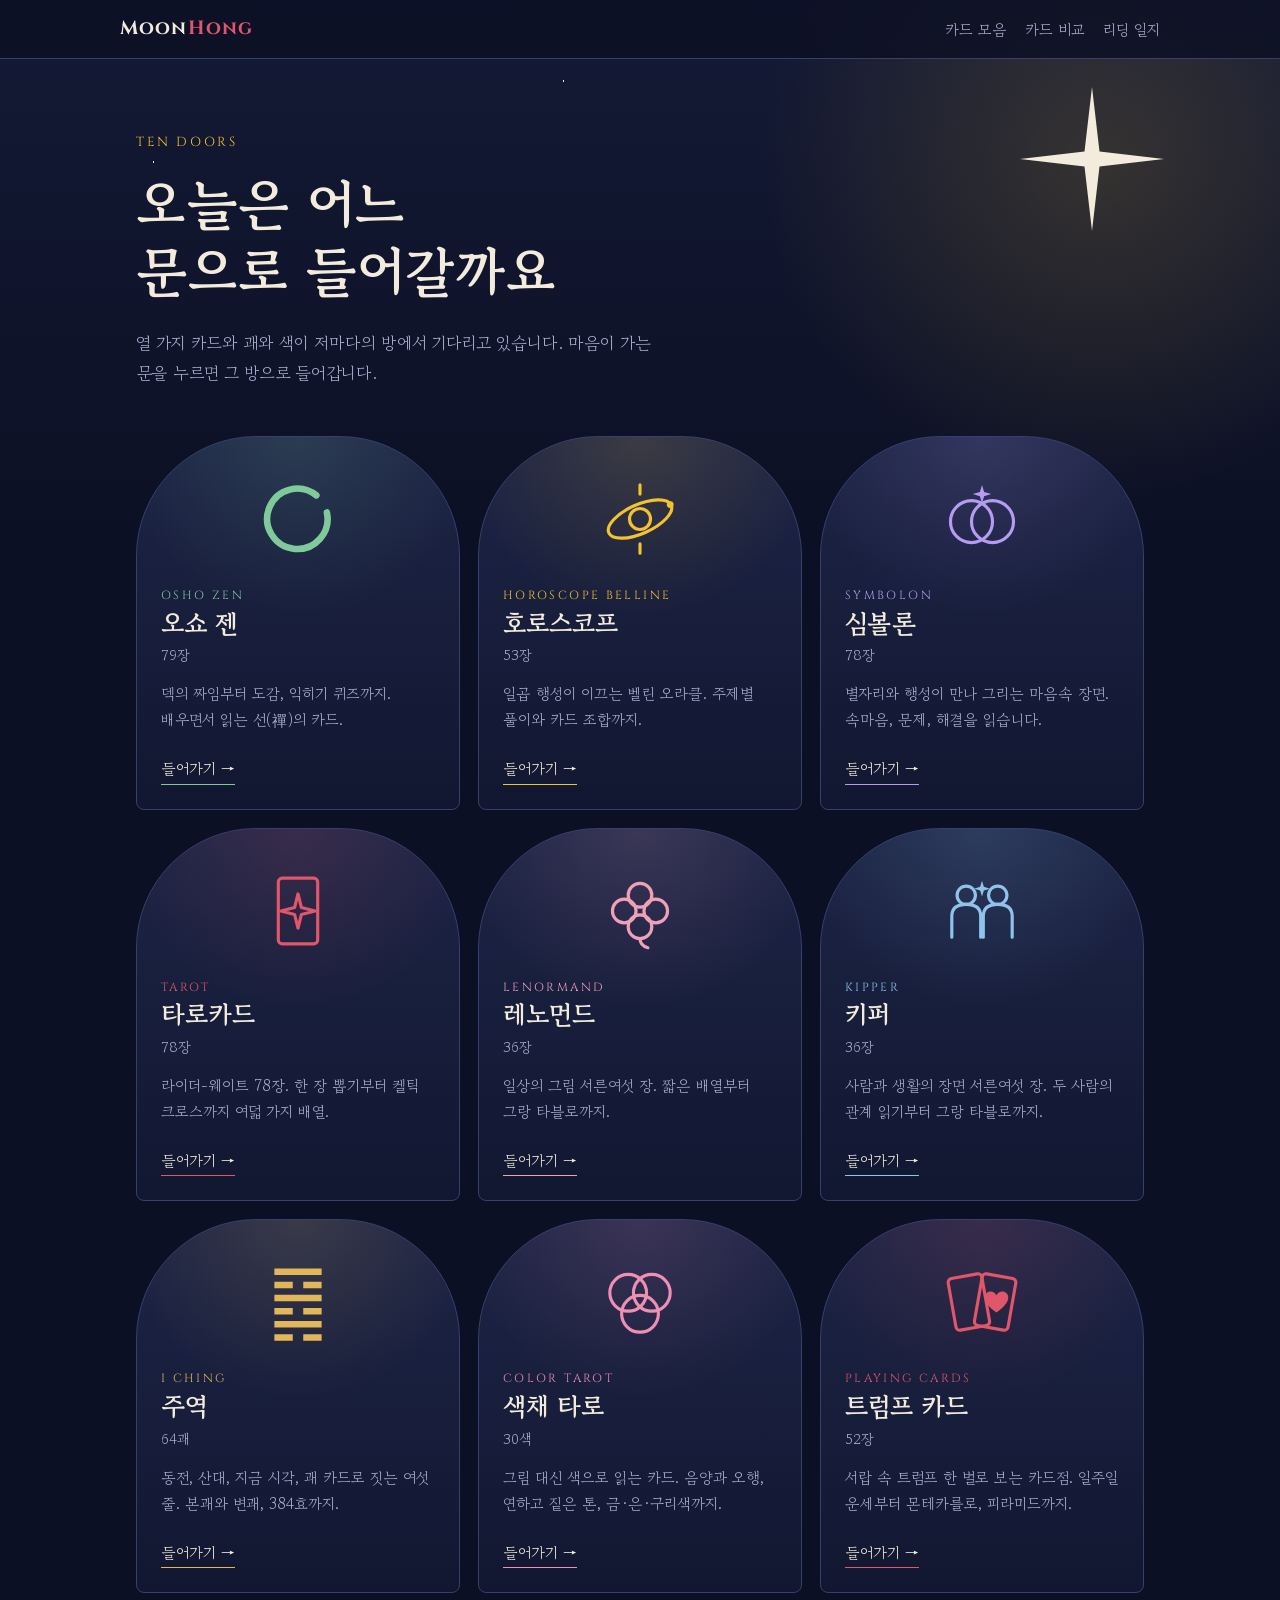
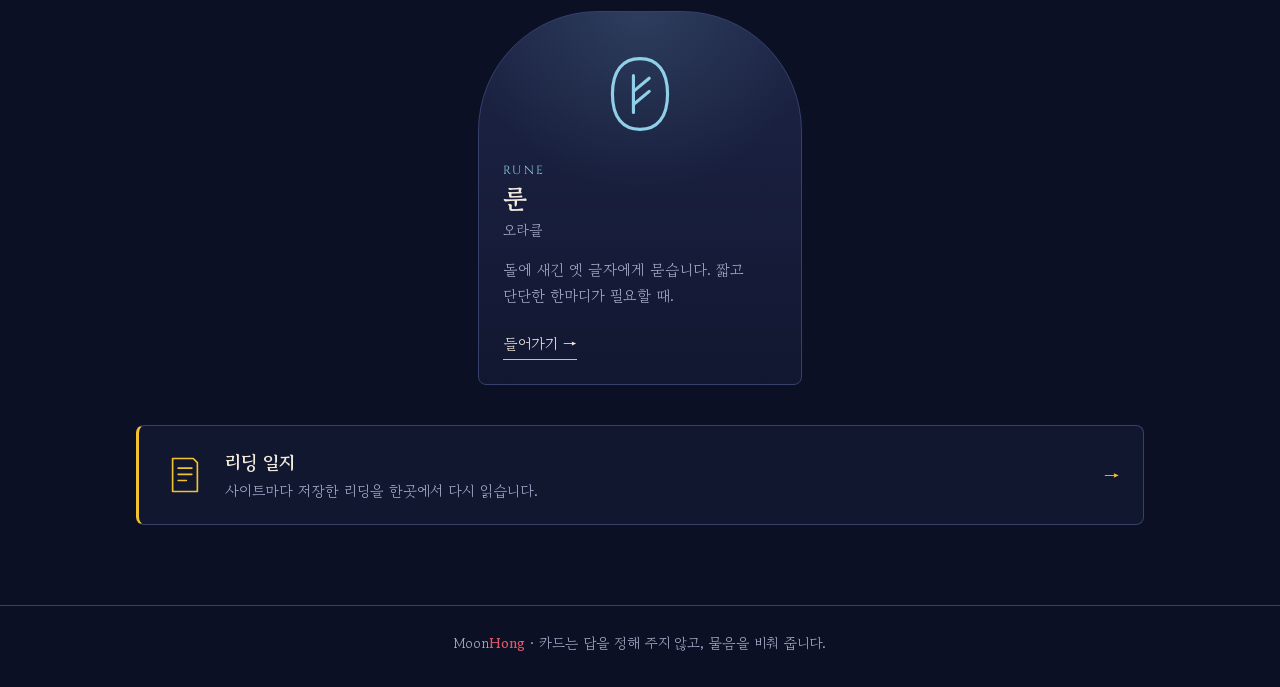
<file: index.html>
<!doctype html>
<html lang="ko">
<head>
<meta charset="utf-8">
<meta name="viewport" content="width=device-width, initial-scale=1">
<title>MoonHong</title>
<meta name="description" content="오쇼 젠, 호로스코프, 심볼론, 타로, 레노먼드, 키퍼, 주역, 색채 타로, 트럼프 카드, 룬. MoonHong의 점술 사이트 열 곳으로 들어가는 문.">
<link rel="icon" href="favicon.svg" type="image/svg+xml">
<link rel="preconnect" href="https://fonts.googleapis.com">
<link rel="preconnect" href="https://fonts.gstatic.com" crossorigin>
<link href="https://fonts.googleapis.com/css2?family=Cinzel:wght@500;700&family=Gowun+Batang:wght@400;700&display=swap" rel="stylesheet">
<link rel="stylesheet" href="style.css?v=4">
</head>
<body>
<div class="sky" aria-hidden="true"></div>

<header class="top">
  <a class="brand" href="./">Moon<b>Hong</b></a>
  <nav aria-label="주요 메뉴">
    <a href="cards.html">카드 모음</a>
    <a href="compare.html">카드 비교</a>
    <a href="journal.html">리딩 일지</a>
  </nav>
</header>

<main>
  <section class="intro">
    <p class="eyebrow">Ten Doors</p>
    <h1>오늘은 어느 문으로 들어갈까요</h1>
    <p class="lead">열 가지 카드와 괘와 색이 저마다의 방에서 기다리고 있습니다. 마음이 가는 문을 누르면 그 방으로 들어갑니다.</p>
  </section>

  <section class="today" id="today" aria-labelledby="todayTitle" hidden></section>

  <ul class="doors">
    <li>
      <a class="door" style="--accent: var(--leaf)" href="https://moonhong1164.github.io/MoonHongOshoZen/">
        <svg class="glyph" viewBox="0 0 64 64" aria-hidden="true">
          <path d="M46 14a23 23 0 1 0 8 13" stroke-width="5"/>
        </svg>
        <span class="en">Osho Zen</span>
        <strong>오쇼 젠</strong>
        <span class="count">79장</span>
        <p>덱의 짜임부터 도감, 익히기 퀴즈까지. 배우면서 읽는 선(禪)의 카드.</p>
        <span class="enter">들어가기 <i>→</i></span>
      </a>
    </li>
    <li>
      <a class="door" style="--accent: var(--star)" href="https://moonhong1164.github.io/MoonHongBELLINE/">
        <svg class="glyph" viewBox="0 0 64 64" aria-hidden="true">
          <circle cx="32" cy="32" r="8"/>
          <ellipse cx="32" cy="32" rx="26" ry="11" transform="rotate(-24 32 32)"/>
          <circle cx="55" cy="21" r="2.6" class="fill"/>
          <path d="M32 6v7M32 51v7"/>
        </svg>
        <span class="en">Horoscope Belline</span>
        <strong>호로스코프</strong>
        <span class="count">53장</span>
        <p>일곱 행성이 이끄는 벨린 오라클. 주제별 풀이와 카드 조합까지.</p>
        <span class="enter">들어가기 <i>→</i></span>
      </a>
    </li>
    <li>
      <a class="door" style="--accent: var(--violet)" href="https://moonhong1164.github.io/MoonHongSimbolon/">
        <svg class="glyph" viewBox="0 0 64 64" aria-hidden="true">
          <circle cx="24" cy="34" r="16"/>
          <circle cx="40" cy="34" r="16"/>
          <path d="M32 6l1.6 5.4L39 13l-5.4 1.6L32 20l-1.6-5.4L25 13l5.4-1.6z" class="fill"/>
        </svg>
        <span class="en">Symbolon</span>
        <strong>심볼론</strong>
        <span class="count">78장</span>
        <p>별자리와 행성이 만나 그리는 마음속 장면. 속마음, 문제, 해결을 읽습니다.</p>
        <span class="enter">들어가기 <i>→</i></span>
      </a>
    </li>
    <li>
      <a class="door" style="--accent: var(--hong)" href="https://moonhong1164.github.io/MoonHongUniTarot/">
        <svg class="glyph" viewBox="0 0 64 64" aria-hidden="true">
          <rect x="17" y="7" width="30" height="50" rx="3"/>
          <path d="M32 19l2.6 10.4L45 32l-10.4 2.6L32 45l-2.6-10.4L19 32l10.4-2.6z"/>
        </svg>
        <span class="en">Tarot</span>
        <strong>타로카드</strong>
        <span class="count">78장</span>
        <p>라이더-웨이트 78장. 한 장 뽑기부터 켈틱 크로스까지 여덟 가지 배열.</p>
        <span class="enter">들어가기 <i>→</i></span>
      </a>
    </li>
    <li>
      <a class="door" style="--accent: var(--rose)" href="https://moonhong1164.github.io/MoonHongLENORMAND/">
        <svg class="glyph" viewBox="0 0 64 64" aria-hidden="true">
          <circle cx="32" cy="20" r="9"/>
          <circle cx="20" cy="32" r="9"/>
          <circle cx="44" cy="32" r="9"/>
          <circle cx="32" cy="44" r="9"/>
          <path d="M32 53c0 4 2 6 6 7"/>
        </svg>
        <span class="en">Lenormand</span>
        <strong>레노먼드</strong>
        <span class="count">36장</span>
        <p>일상의 그림 서른여섯 장. 짧은 배열부터 그랑 타블로까지.</p>
        <span class="enter">들어가기 <i>→</i></span>
      </a>
    </li>
    <li>
      <a class="door" style="--accent: #8fc3ea" href="https://moonhong1164.github.io/MoonHongKIPPER/">
        <svg class="glyph" viewBox="0 0 64 64" aria-hidden="true">
          <circle cx="20" cy="20" r="7"/>
          <path d="M9 52V36q0-9 11-9t11 9v16"/>
          <circle cx="44" cy="20" r="7"/>
          <path d="M33 52V36q0-9 11-9t11 9v16"/>
          <path d="M32 9l1.4 4.6L38 15l-4.6 1.4L32 21l-1.4-4.6L26 15l4.6-1.4z" class="fill"/>
        </svg>
        <span class="en">Kipper</span>
        <strong>키퍼</strong>
        <span class="count">36장</span>
        <p>사람과 생활의 장면 서른여섯 장. 두 사람의 관계 읽기부터 그랑 타블로까지.</p>
        <span class="enter">들어가기 <i>→</i></span>
      </a>
    </li>
    <li>
      <a class="door" style="--accent: #e3b65a" href="https://moonhong1164.github.io/MoonHongICHING/">
        <svg class="glyph" viewBox="0 0 64 64" aria-hidden="true">
          <path d="M14 9h36M14 19h14M36 19h14M14 29h36M14 39h14M36 39h14M14 49h36M14 59h14M36 59h14" stroke-width="5" stroke-linecap="butt"/>
        </svg>
        <span class="en">I Ching</span>
        <strong>주역</strong>
        <span class="count">64괘</span>
        <p>동전, 산대, 지금 시각, 괘 카드로 짓는 여섯 줄. 본괘와 변괘, 384효까지.</p>
        <span class="enter">들어가기 <i>→</i></span>
      </a>
    </li>
    <li>
      <a class="door" style="--accent: #f08fb4" href="https://moonhong1164.github.io/MoonHongColor/">
        <svg class="glyph" viewBox="0 0 64 64" aria-hidden="true">
          <circle cx="23" cy="25" r="14"/>
          <circle cx="41" cy="25" r="14"/>
          <circle cx="32" cy="41" r="14"/>
        </svg>
        <span class="en">Color Tarot</span>
        <strong>색채 타로</strong>
        <span class="count">30색</span>
        <p>그림 대신 색으로 읽는 카드. 음양과 오행, 연하고 짙은 톤, 금·은·구리색까지.</p>
        <span class="enter">들어가기 <i>→</i></span>
      </a>
    </li>
    <li>
      <a class="door" style="--accent: #e0566a" href="https://moonhong1164.github.io/MoonHongTRUMP/">
        <svg class="glyph" viewBox="0 0 64 64" aria-hidden="true">
          <rect x="9" y="12" width="26" height="40" rx="3" transform="rotate(-10 22 32)"/>
          <rect x="29" y="12" width="26" height="40" rx="3" transform="rotate(10 42 32)"/>
          <path d="M43 40c-6-4.5-9-8-9-11.5 0-2.5 2-4.5 4.5-4.5 2 0 3.6 1.2 4.5 2.8.9-1.6 2.5-2.8 4.5-2.8 2.5 0 4.5 2 4.5 4.5 0 3.5-3 7-9 11.5z" class="fill"/>
        </svg>
        <span class="en">Playing Cards</span>
        <strong>트럼프 카드</strong>
        <span class="count">52장</span>
        <p>서랍 속 트럼프 한 벌로 보는 카드점. 일주일 운세부터 몬테카를로, 피라미드까지.</p>
        <span class="enter">들어가기 <i>→</i></span>
      </a>
    </li>
    <li>
      <a class="door" style="--accent: var(--ice)" href="https://moonhong1164.github.io/MoonHongRUNE/">
        <svg class="glyph" viewBox="0 0 64 64" aria-hidden="true">
          <path d="M32 5c13 0 21 9 21 27S45 59 32 59 11 50 11 32 19 5 32 5z"/>
          <path d="M27 46V18M27 30l12-10M27 40l12-10"/>
        </svg>
        <span class="en">Rune</span>
        <strong>룬</strong>
        <span class="count">오라클</span>
        <p>돌에 새긴 옛 글자에게 묻습니다. 짧고 단단한 한마디가 필요할 때.</p>
        <span class="enter">들어가기 <i>→</i></span>
      </a>
    </li>
  </ul>

  <a class="journal-link" href="journal.html">
    <svg viewBox="0 0 64 64" aria-hidden="true">
      <path d="M14 8h30l6 6v42H14z"/>
      <path d="M22 22h20M22 31h20M22 40h12"/>
    </svg>
    <span><strong>리딩 일지</strong><small>사이트마다 저장한 리딩을 한곳에서 다시 읽습니다.</small></span>
    <i>→</i>
  </a>
</main>

<footer class="foot">
  <p>Moon<b>Hong</b> · 카드는 답을 정해 주지 않고, 물음을 비춰 줍니다.</p>
</footer>

<script src="decks.js?v=4"></script>
<script src="journal.js?v=4"></script>
<script src="today.js?v=4"></script>
</body>
</html>
</file>
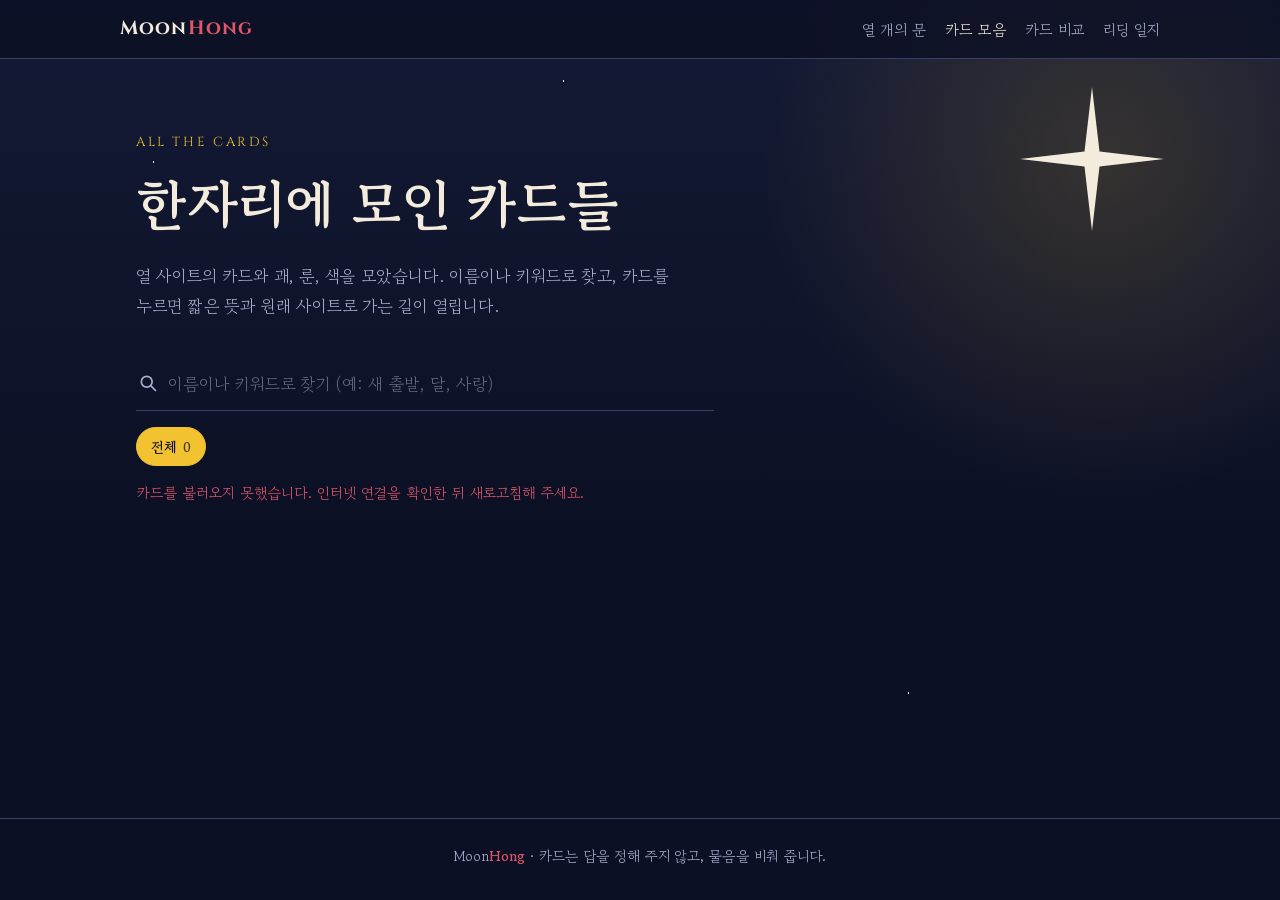
<file: cards.html>
<!doctype html>
<html lang="ko">
<head>
<meta charset="utf-8">
<meta name="viewport" content="width=device-width, initial-scale=1">
<title>카드 모음 · MoonHong</title>
<meta name="description" content="MoonHong 열 사이트의 카드·괘·룬·색을 한곳에 모아 이름과 키워드로 찾아보는 페이지.">
<link rel="icon" href="favicon.svg" type="image/svg+xml">
<link rel="preconnect" href="https://fonts.googleapis.com">
<link rel="preconnect" href="https://fonts.gstatic.com" crossorigin>
<link href="https://fonts.googleapis.com/css2?family=Cinzel:wght@500;700&family=Gowun+Batang:wght@400;700&display=swap" rel="stylesheet">
<link rel="stylesheet" href="style.css?v=4">
</head>
<body>
<div class="sky" aria-hidden="true"></div>

<header class="top">
  <a class="brand" href="./">Moon<b>Hong</b></a>
  <nav aria-label="주요 메뉴">
    <a href="./">열 개의 문</a>
    <a href="cards.html" aria-current="page">카드 모음</a>
    <a href="compare.html">카드 비교</a>
    <a href="journal.html">리딩 일지</a>
  </nav>
</header>

<main>
  <section class="intro intro-journal">
    <p class="eyebrow">All the Cards</p>
    <h1>한자리에 모인 카드들</h1>
    <p class="lead">열 사이트의 카드와 괘, 룬, 색을 모았습니다. 이름이나 키워드로 찾고, 카드를 누르면 짧은 뜻과 원래 사이트로 가는 길이 열립니다.</p>
  </section>

  <div class="finder">
    <label class="search" for="search">
      <svg viewBox="0 0 24 24" aria-hidden="true"><circle cx="10.5" cy="10.5" r="6.5"/><path d="M15.5 15.5L21 21"/></svg>
      <input id="search" type="search" autocomplete="off" placeholder="이름이나 키워드로 찾기 (예: 새 출발, 달, 사랑)">
    </label>
    <div class="chips" id="deckFilter" role="group" aria-label="덱별로 보기"></div>
  </div>
  <p class="notice is-quiet" id="notice" role="status" aria-live="polite">카드를 불러오는 중입니다…</p>

  <ul class="deck-grid" id="grid"></ul>
  <div class="empty" id="empty" hidden>
    <p><strong>찾는 카드가 없습니다.</strong></p>
    <p>다른 낱말로 찾거나 덱을 ‘전체’로 바꿔 보세요.</p>
  </div>
</main>

<dialog class="card-sheet" id="sheet" aria-labelledby="sheetTitle">
  <button type="button" class="sheet-close" id="sheetClose" aria-label="닫기">×</button>
  <div id="sheetBody"></div>
</dialog>

<footer class="foot">
  <p>Moon<b>Hong</b> · 카드는 답을 정해 주지 않고, 물음을 비춰 줍니다.</p>
</footer>

<script src="decks.js?v=4"></script>
<script src="journal.js?v=4"></script>
<script src="cards-page.js?v=4"></script>
</body>
</html>
</file>
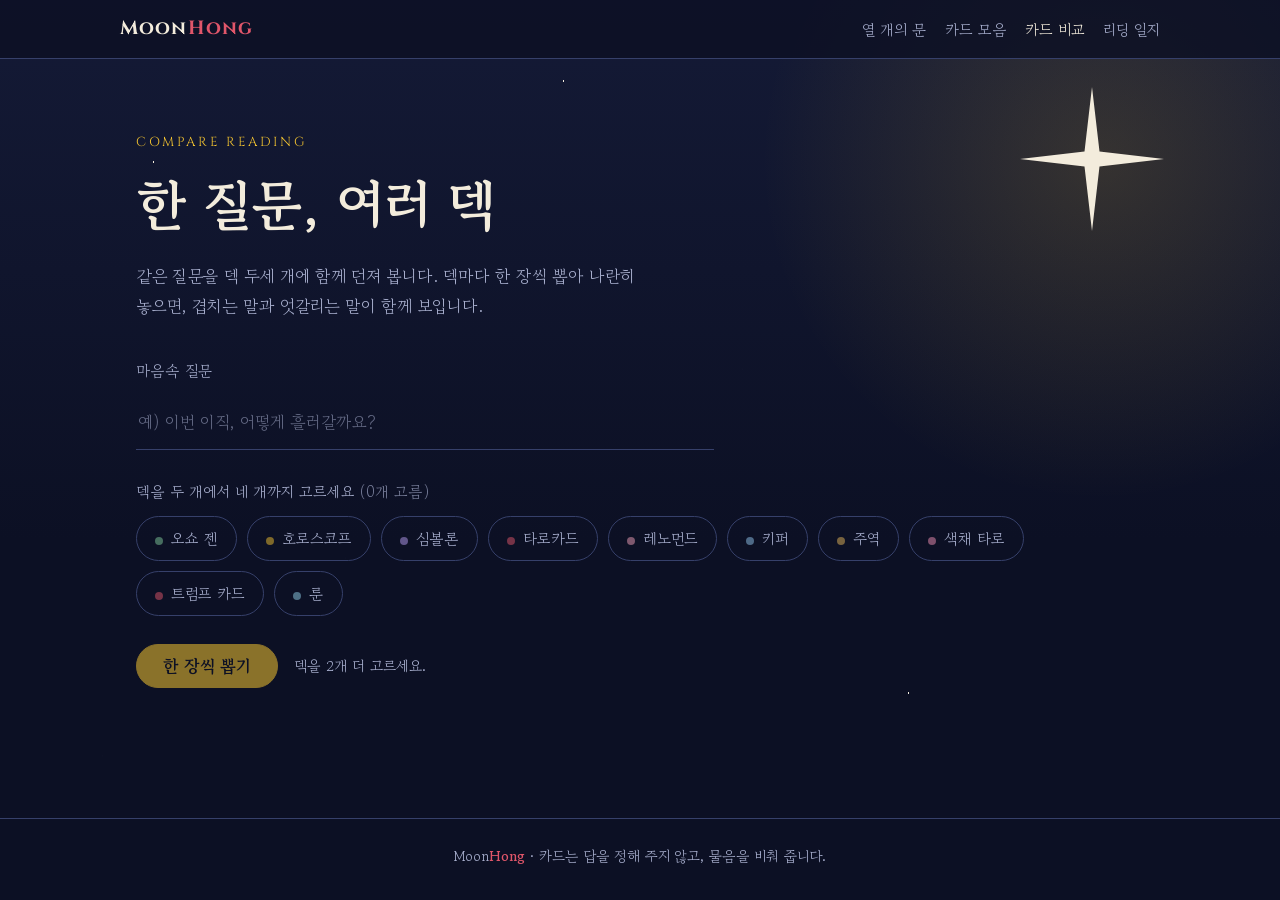
<file: compare.html>
<!doctype html>
<html lang="ko">
<head>
<meta charset="utf-8">
<meta name="viewport" content="width=device-width, initial-scale=1">
<title>카드 비교 · MoonHong</title>
<meta name="description" content="질문 하나를 두고 덱 두세 개에서 한 장씩 뽑아 나란히 견주어 보는 비교 리딩.">
<link rel="icon" href="favicon.svg" type="image/svg+xml">
<link rel="preconnect" href="https://fonts.googleapis.com">
<link rel="preconnect" href="https://fonts.gstatic.com" crossorigin>
<link href="https://fonts.googleapis.com/css2?family=Cinzel:wght@500;700&family=Gowun+Batang:wght@400;700&display=swap" rel="stylesheet">
<link rel="stylesheet" href="style.css?v=4">
</head>
<body>
<div class="sky" aria-hidden="true"></div>

<header class="top">
  <a class="brand" href="./">Moon<b>Hong</b></a>
  <nav aria-label="주요 메뉴">
    <a href="./">열 개의 문</a>
    <a href="cards.html">카드 모음</a>
    <a href="compare.html" aria-current="page">카드 비교</a>
    <a href="journal.html">리딩 일지</a>
  </nav>
</header>

<main>
  <section class="intro intro-journal">
    <p class="eyebrow">Compare Reading</p>
    <h1>한 질문, 여러 덱</h1>
    <p class="lead">같은 질문을 덱 두세 개에 함께 던져 봅니다. 덱마다 한 장씩 뽑아 나란히 놓으면, 겹치는 말과 엇갈리는 말이 함께 보입니다.</p>
  </section>

  <form class="compare-setup" id="setup">
    <div class="field">
      <label for="question">마음속 질문</label>
      <input id="question" type="text" maxlength="200" autocomplete="off" placeholder="예) 이번 이직, 어떻게 흘러갈까요?">
    </div>

    <fieldset class="field">
      <legend>덱을 두 개에서 네 개까지 고르세요 <span id="pickCount">(0개 고름)</span></legend>
      <div class="deck-checks" id="deckChecks"></div>
    </fieldset>

    <div class="compare-actions">
      <button type="submit" class="solid" id="drawBtn" disabled>한 장씩 뽑기</button>
      <p class="notice is-quiet" id="setupMsg" role="status" aria-live="polite"></p>
    </div>
  </form>

  <section class="compare-result" id="result" aria-labelledby="resultTitle" hidden>
    <div class="result-head">
      <h2 id="resultTitle">비교 리딩</h2>
      <p class="asked" id="asked"></p>
    </div>
    <ol class="compare-row" id="row"></ol>
    <div class="compare-actions">
      <button type="button" class="solid" id="saveBtn">일지에 저장</button>
      <button type="button" class="ghost" id="againBtn">같은 덱으로 다시 뽑기</button>
    </div>
    <p class="notice is-quiet" id="saveMsg" role="status" aria-live="polite"></p>
  </section>
</main>

<footer class="foot">
  <p>Moon<b>Hong</b> · 카드는 답을 정해 주지 않고, 물음을 비춰 줍니다.</p>
</footer>

<script src="decks.js?v=4"></script>
<script src="journal.js?v=4"></script>
<script src="compare.js?v=4"></script>
</body>
</html>
</file>
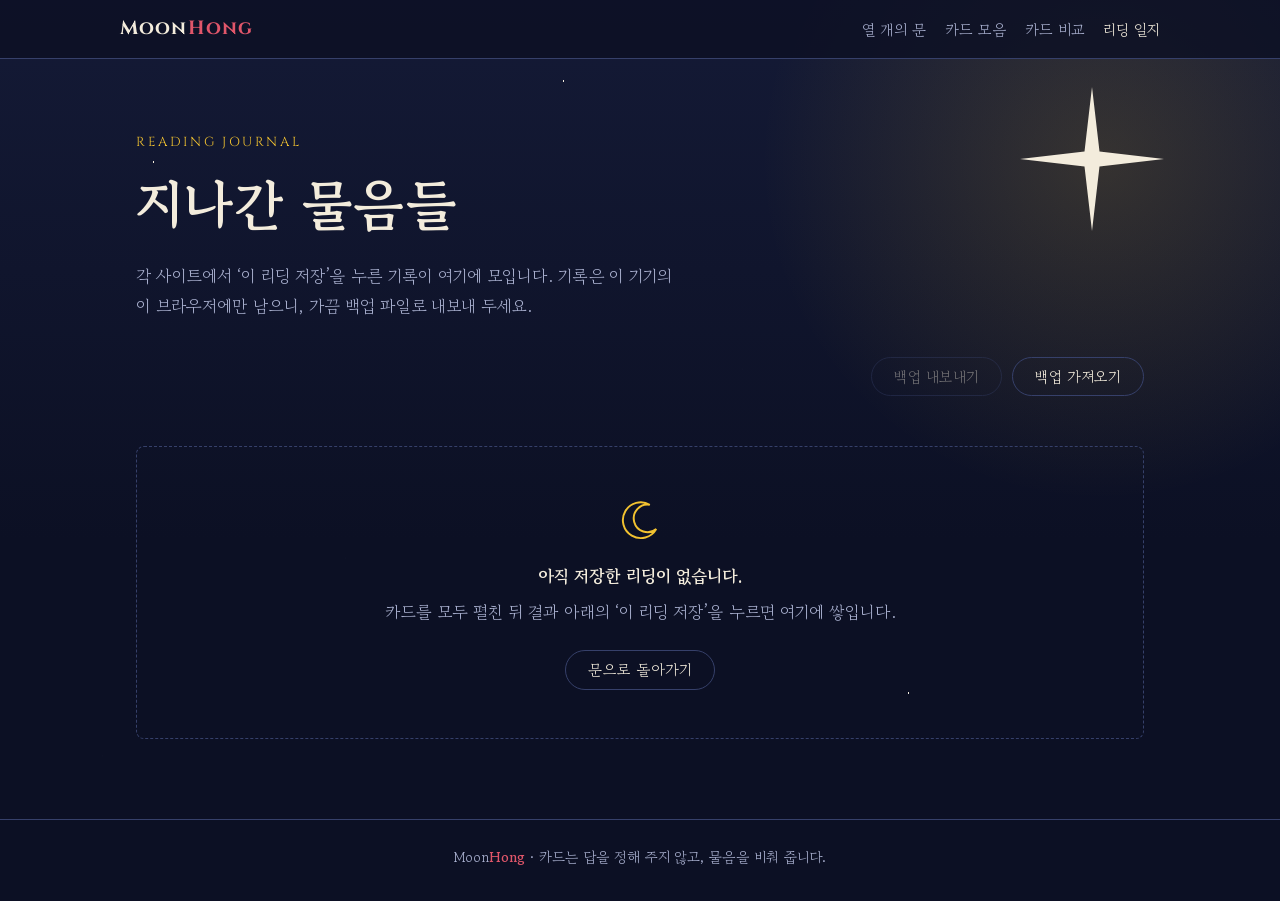
<file: journal.html>
<!doctype html>
<html lang="ko">
<head>
<meta charset="utf-8">
<meta name="viewport" content="width=device-width, initial-scale=1">
<title>리딩 일지 · MoonHong</title>
<meta name="description" content="MoonHong 사이트에서 저장한 리딩을 한곳에 모아 보는 일지.">
<link rel="icon" href="favicon.svg" type="image/svg+xml">
<link rel="preconnect" href="https://fonts.googleapis.com">
<link rel="preconnect" href="https://fonts.gstatic.com" crossorigin>
<link href="https://fonts.googleapis.com/css2?family=Cinzel:wght@500;700&family=Gowun+Batang:wght@400;700&display=swap" rel="stylesheet">
<link rel="stylesheet" href="style.css?v=4">
</head>
<body>
<div class="sky" aria-hidden="true"></div>

<header class="top">
  <a class="brand" href="./">Moon<b>Hong</b></a>
  <nav aria-label="주요 메뉴">
    <a href="./">열 개의 문</a>
    <a href="cards.html">카드 모음</a>
    <a href="compare.html">카드 비교</a>
    <a href="journal.html" aria-current="page">리딩 일지</a>
  </nav>
</header>

<main>
  <section class="intro intro-journal">
    <p class="eyebrow">Reading Journal</p>
    <h1>지나간 물음들</h1>
    <p class="lead">각 사이트에서 ‘이 리딩 저장’을 누른 기록이 여기에 모입니다. 기록은 이 기기의 이 브라우저에만 남으니, 가끔 백업 파일로 내보내 두세요.</p>
  </section>

  <div class="journal-bar">
    <div class="chips" id="deckFilter" role="group" aria-label="덱별로 보기"></div>
    <div class="backup">
      <button type="button" class="ghost" id="exportBtn">백업 내보내기</button>
      <label class="ghost" for="importFile">백업 가져오기</label>
      <input type="file" id="importFile" accept="application/json,.json" hidden>
    </div>
  </div>
  <p class="notice" id="notice" role="status" aria-live="polite"></p>

  <ol class="entries" id="entries"></ol>

  <div class="empty" id="empty" hidden>
    <svg viewBox="0 0 64 64" aria-hidden="true"><path d="M44 12a22 22 0 1 0 8 30a17 17 0 1 1-8-30z"/></svg>
    <p><strong>아직 저장한 리딩이 없습니다.</strong></p>
    <p>카드를 모두 펼친 뒤 결과 아래의 ‘이 리딩 저장’을 누르면 여기에 쌓입니다.</p>
    <a class="ghost" href="./">문으로 돌아가기</a>
  </div>
</main>

<footer class="foot">
  <p>Moon<b>Hong</b> · 카드는 답을 정해 주지 않고, 물음을 비춰 줍니다.</p>
</footer>

<script src="decks.js?v=4"></script>
<script src="journal.js?v=4"></script>
<script src="journal-page.js?v=4"></script>
</body>
</html>
</file>
<file: style.css>
/* MoonHong 허브
 * 일곱 카드 사이트로 들어가는 문. 바탕과 글꼴은 MoonHong 시리즈의 밤하늘을 그대로 쓴다.
 */
:root {
  color-scheme: dark;
  --ink: #0c1024;
  --night: #141a36;
  --slate: #1f274a;
  --line: #36406a;
  --mist: #a9b0cf;
  --paper: #f3ecdc;
  --star: #f2c230;
  --hong: #e0566a;
  --leaf: #7fc99a;
  --violet: #b59cf0;
  --rose: #f0a0b8;
  --ice: #8fd0e8;

  --display: "Cinzel", "Gowun Batang", "Nanum Myeongjo", serif;
  --body: "Gowun Batang", "Nanum Myeongjo", "Batang", "Apple SD Gothic Neo", serif;
  --wrap: 1040px;
}

*, *::before, *::after { box-sizing: border-box; }
[hidden] { display: none !important; }

body {
  margin: 0; min-height: 100vh; display: flex; flex-direction: column;
  background: var(--ink); color: var(--paper);
  font-family: var(--body); font-size: 17px; line-height: 1.75;
  word-break: keep-all; overflow-wrap: anywhere; -webkit-font-smoothing: antialiased;
}

/* 밤하늘: 오른쪽 위의 네 갈래 별 */
.sky {
  position: absolute; top: 0; left: 0; right: 0; height: 900px; z-index: -1; pointer-events: none;
  background:
    url("data:image/svg+xml,%3Csvg xmlns='http://www.w3.org/2000/svg' viewBox='0 0 100 100'%3E%3Cpath d='M50 2l5 43 43 5-43 5-5 43-5-43-43-5 43-5z' fill='%23f3ecdc'/%3E%3C/svg%3E") right 10% top 84px / 150px 150px no-repeat,
    radial-gradient(circle at 86% 160px, rgba(242, 194, 48, .16) 0, transparent 340px),
    radial-gradient(1.2px 1.2px at 12% 18%, var(--paper) 50%, transparent 51%),
    radial-gradient(1px 1px at 27% 62%, var(--mist) 50%, transparent 51%),
    radial-gradient(1.4px 1.4px at 44% 9%, var(--paper) 50%, transparent 51%),
    radial-gradient(1px 1px at 58% 41%, var(--mist) 50%, transparent 51%),
    radial-gradient(1.2px 1.2px at 71% 77%, var(--paper) 50%, transparent 51%),
    radial-gradient(1px 1px at 8% 84%, var(--mist) 50%, transparent 51%),
    linear-gradient(180deg, var(--night), var(--ink) 60%);
}

a { color: inherit; }
:focus-visible { outline: 2px solid var(--star); outline-offset: 3px; border-radius: 4px; }

.top {
  display: flex; align-items: center; justify-content: space-between; gap: 8px 16px; flex-wrap: wrap;
  padding: 12px max(16px, calc((100vw - var(--wrap)) / 2));
  border-bottom: 1px solid var(--line);
  background: rgba(12, 16, 36, .84);
}
.brand { font-family: var(--display); font-weight: 700; font-size: 1.2rem; letter-spacing: .06em; text-decoration: none; }
.top nav { display: flex; gap: 18px; }
.top nav a { text-decoration: none; color: var(--mist); font-size: .95rem; }
.top nav a:hover, .top nav a[aria-current] { color: var(--paper); }
.brand b, .foot b { color: var(--hong); font-weight: 700; }

main { width: 100%; max-width: var(--wrap); margin: 0 auto; padding: 0 16px 80px; flex: 1; }

.intro { padding: 72px 0 48px; }
.eyebrow { margin: 0 0 16px; font-family: var(--display); font-size: .82rem; letter-spacing: .2em; text-transform: uppercase; color: var(--star); }
h1 { margin: 0 0 24px; font-size: clamp(2rem, 6vw, 3.4rem); line-height: 1.24; font-weight: 700; text-wrap: balance; max-width: 11em; }
.lead { margin: 0; max-width: 32em; color: var(--mist); }

/* ── 일곱 문 ──────────────────────── */
.doors { list-style: none; margin: 0; padding: 0; display: grid; grid-template-columns: repeat(3, minmax(0, 1fr)); gap: 18px; }
.doors li { display: flex; }
/* 세 칸 줄에서 마지막 문이 혼자 남으면 가운데에 둔다 */
@media (min-width: 861px) { .doors li:last-child:nth-child(3n + 1) { grid-column: 2; } }

.door {
  position: relative; flex: 1; display: flex; flex-direction: column; align-items: flex-start;
  padding: 28px 24px 24px; text-decoration: none; overflow: hidden;
  border: 1px solid var(--line); border-radius: 120px 120px 8px 8px;
  background: linear-gradient(180deg, rgba(31, 39, 74, .9), rgba(20, 26, 54, .7));
  transition: border-color .25s, transform .25s, box-shadow .25s;
}
.door::before {
  content: ""; position: absolute; inset: 0 0 auto; height: 200px; pointer-events: none;
  background: radial-gradient(circle at 50% 0, color-mix(in srgb, var(--accent) 26%, transparent), transparent 70%);
  opacity: .55; transition: opacity .25s;
}
.door:hover, .door:focus-visible {
  border-color: var(--accent); transform: translateY(-4px);
  box-shadow: 0 18px 40px -22px var(--accent);
}
.door:hover::before, .door:focus-visible::before { opacity: 1; }

.glyph {
  position: relative; align-self: center; width: 84px; height: 84px; margin: 12px 0 24px;
  fill: none; stroke: var(--accent); stroke-width: 2.4; stroke-linecap: round; stroke-linejoin: round;
}
.glyph .fill { fill: var(--accent); stroke: none; }

.en { font-family: var(--display); font-size: .74rem; letter-spacing: .2em; text-transform: uppercase; color: var(--accent); }
.door strong { font-size: 1.6rem; line-height: 1.35; }
.count { margin-top: 2px; font-size: .9rem; color: var(--mist); }
.door p { margin: 14px 0 22px; font-size: .95rem; line-height: 1.7; color: var(--mist); }
.enter { margin-top: auto; font-size: .95rem; color: var(--paper); border-bottom: 1px solid var(--accent); padding-bottom: 2px; }
.enter i { display: inline-block; font-style: normal; transition: transform .25s; }
.door:hover .enter i, .door:focus-visible .enter i { transform: translateX(5px); }

/* 문 아래, 일지로 가는 줄 */
.journal-link {
  display: flex; align-items: center; gap: 18px; margin-top: 40px; padding: 20px 24px; text-decoration: none;
  border: 1px solid var(--line); border-left: 3px solid var(--star); border-radius: 8px;
  background: rgba(20, 26, 54, .7); transition: border-color .25s;
}
.journal-link:hover, .journal-link:focus-visible { border-color: var(--star); }
.journal-link svg { flex: none; width: 44px; height: 44px; fill: none; stroke: var(--star); stroke-width: 2.4; stroke-linecap: round; stroke-linejoin: round; }
.journal-link span { display: flex; flex-direction: column; }
.journal-link strong { font-size: 1.15rem; }
.journal-link small { color: var(--mist); font-size: .92rem; }
.journal-link i { margin-left: auto; font-style: normal; color: var(--star); transition: transform .25s; }
.journal-link:hover i { transform: translateX(5px); }

/* ── 리딩 일지 ───────────────────── */
.intro-journal { padding-bottom: 36px; }
.ghost, .chip, .del { font: inherit; cursor: pointer; }
.ghost {
  display: inline-block; padding: 9px 22px; border-radius: 999px; line-height: 1.3; text-decoration: none;
  font-size: .95rem; color: var(--paper); background: transparent; border: 1px solid var(--line);
}
.ghost:hover { border-color: var(--paper); }
.ghost:disabled { opacity: .4; cursor: default; border-color: var(--line); }

.journal-bar { display: flex; flex-wrap: wrap; align-items: center; justify-content: space-between; gap: 16px; }
.chips { display: flex; flex-wrap: wrap; gap: 8px; }
.chip { padding: 6px 14px; border-radius: 999px; font-size: .9rem; color: var(--mist); background: transparent; border: 1px solid var(--line); }
.chip span { opacity: .6; margin-left: 2px; }
.chip:hover { color: var(--paper); }
.chip.is-on { color: var(--ink); background: var(--star); border-color: var(--star); font-weight: 700; }
.chip.is-on span { opacity: .75; }
.backup { display: flex; gap: 10px; margin-left: auto; }
.notice { min-height: 1.75em; margin: 14px 0 10px; font-size: .92rem; color: var(--leaf); }
.notice.is-bad { color: var(--hong); }

.entries { list-style: none; margin: 0; padding: 0; display: flex; flex-direction: column; gap: 16px; }
.entry {
  padding: 22px 24px 18px; border: 1px solid var(--line); border-left: 3px solid var(--accent); border-radius: 8px;
  background: linear-gradient(180deg, rgba(31, 39, 74, .9), rgba(20, 26, 54, .7));
}
.entry-head { display: flex; flex-wrap: wrap; align-items: baseline; gap: 4px 12px; }
.entry-head .deck { color: var(--accent); font-weight: 700; }
.entry-head .spread { font-size: .92rem; color: var(--paper); }
.entry-head .spread::before { content: "·"; margin-right: 12px; color: var(--mist); }
.entry-head time { margin-left: auto; font-size: .85rem; color: var(--mist); }
.entry .q { margin: 10px 0 14px; font-size: 1.15rem; line-height: 1.55; }
.entry .q.is-none { color: var(--mist); font-size: 1rem; }
.drawn { list-style: none; margin: 0; padding: 0; display: flex; flex-wrap: wrap; gap: 8px; }
.drawn li { display: inline-flex; align-items: baseline; gap: 6px; padding: 5px 12px; border-radius: 6px; background: rgba(12, 16, 36, .6); border: 1px solid var(--line); font-size: .92rem; }
.c-pos { color: var(--mist); font-size: .82rem; }
.c-ori { font-size: .78rem; color: var(--leaf); }
.c-ori.is-reversed { color: var(--hong); }
.memo { margin: 14px 0 0; padding: 12px 16px; border-left: 2px solid var(--line); color: var(--mist); font-size: .95rem; white-space: pre-wrap; }
.entry-foot { display: flex; align-items: center; justify-content: space-between; gap: 12px; margin-top: 14px; font-size: .88rem; }
.entry-foot a { color: var(--mist); text-underline-offset: 3px; }
.entry-foot a:hover { color: var(--paper); }
.del { margin-left: auto; padding: 4px 12px; border-radius: 999px; color: var(--mist); background: transparent; border: 1px solid transparent; }
.del:hover { color: var(--hong); border-color: var(--hong); }

.empty { padding: 48px 16px; text-align: center; color: var(--mist); border: 1px dashed var(--line); border-radius: 8px; }
.empty svg { width: 52px; height: 52px; fill: none; stroke: var(--star); stroke-width: 2.4; }
.empty p { margin: 6px 0; }
.empty strong { color: var(--paper); }
.empty .ghost { margin-top: 18px; }

/* ── 카드 모음 ───────────────────── */
.finder { display: flex; flex-direction: column; gap: 16px; }
.search { display: flex; align-items: center; gap: 10px; max-width: 34em; padding: 0 2px; border-bottom: 1px solid var(--line); }
.search:focus-within { border-bottom-color: var(--star); }
.search svg { flex: none; width: 20px; height: 20px; fill: none; stroke: var(--mist); stroke-width: 2; stroke-linecap: round; }
.search input { flex: 1; min-width: 0; padding: 12px 0; font: inherit; color: var(--paper); background: transparent; border: 0; }
.search input:focus { outline: 0; }
.search input::placeholder { color: var(--mist); opacity: .55; }
.notice.is-quiet { color: var(--mist); }
.notice.is-quiet.is-bad { color: var(--hong); }

.deck-grid { list-style: none; margin: 0; padding: 0; display: grid; grid-template-columns: repeat(auto-fill, minmax(132px, 1fr)); gap: 22px 16px; }
.deck-grid li { display: flex; }
.deck-card {
  flex: 1; display: flex; flex-direction: column; align-items: flex-start; gap: 2px; padding: 0; text-align: left;
  font: inherit; color: var(--paper); background: none; border: 0; cursor: pointer;
}
.art {
  position: relative; width: 100%; aspect-ratio: 3 / 5; margin-bottom: 8px; overflow: hidden;
  border: 1px solid var(--line); border-radius: 6px; background: var(--night);
  transition: border-color .2s, transform .2s, box-shadow .2s;
}
.art img { width: 100%; height: 100%; object-fit: cover; display: block; }
.art.is-blank {
  display: grid; place-items: center;
  background: radial-gradient(circle at 50% 38%, color-mix(in srgb, var(--accent) 34%, transparent), transparent 70%), linear-gradient(180deg, var(--slate), var(--night));
}
.no-art { font-size: 1.7rem; font-weight: 700; color: var(--accent); letter-spacing: .04em; }
.deck-card:hover .art, .deck-card:focus-visible .art { border-color: var(--accent); transform: translateY(-3px); box-shadow: 0 14px 30px -18px var(--accent); }
.dc-deck { font-size: .76rem; color: var(--accent); }
.deck-card strong { font-size: 1rem; line-height: 1.4; }
.dc-kw { font-size: .8rem; line-height: 1.5; color: var(--mist); }

.card-sheet {
  width: min(560px, calc(100vw - 32px)); max-height: calc(100vh - 48px); padding: 32px 28px 28px;
  color: var(--paper); background: var(--night); border: 1px solid var(--line); border-radius: 10px;
}
.card-sheet::backdrop { background: rgba(6, 8, 20, .72); }
.sheet-close { position: absolute; top: 10px; right: 12px; width: 36px; height: 36px; font: inherit; font-size: 1.5rem; line-height: 1; color: var(--mist); background: none; border: 0; cursor: pointer; }
.sheet-close:hover { color: var(--paper); }
.sheet-head { display: grid; grid-template-columns: 120px minmax(0, 1fr); gap: 20px; align-items: end; }
.sheet-head .art { margin: 0; }
.sheet-head .no-art { font-size: 2.2rem; }
.sheet-head .dc-deck { margin: 0 0 4px; font-size: .88rem; }
.sheet-head h2 { margin: 0; font-size: 1.6rem; line-height: 1.3; }
.sheet-meaning { margin: 22px 0 0; line-height: 1.75; }
.sheet-kw { list-style: none; margin: 18px 0 24px; padding: 0; display: flex; flex-wrap: wrap; gap: 6px; }
.sheet-kw li { padding: 3px 12px; font-size: .88rem; color: var(--mist); border: 1px solid var(--line); border-radius: 999px; }

/* 카드 모음 × 리딩 일지 */
.dc-count { margin-top: 4px; padding: 1px 9px; font-size: .74rem; color: var(--ink); background: var(--accent); border-radius: 999px; }
.sheet-log { margin: 0 0 24px; padding-top: 18px; border-top: 1px solid var(--line); }
.sheet-log h3 { margin: 0 0 10px; font-size: 1.05rem; }
.sheet-log h3 span { margin-left: 6px; font-size: .85rem; font-weight: 400; color: var(--mist); }
.sheet-log ol { list-style: none; margin: 0; padding: 0; display: flex; flex-direction: column; gap: 8px; }
.sheet-log li a { display: grid; grid-template-columns: auto minmax(0, 1fr); gap: 2px 12px; padding: 10px 14px; text-decoration: none; border: 1px solid var(--line); border-radius: 6px; background: rgba(12, 16, 36, .5); }
.sheet-log li a:hover { border-color: var(--star); }
.sheet-log time { font-size: .82rem; color: var(--mist); }
.sl-where { font-size: .88rem; color: var(--star); }
.sl-q { grid-column: 1 / -1; font-size: .95rem; }
.sl-more { display: inline-block; margin-top: 10px; font-size: .9rem; color: var(--mist); }
.sheet-none { margin: 0; font-size: .92rem; color: var(--mist); }
.entry.is-target { border-color: var(--accent); box-shadow: 0 0 0 1px var(--accent), 0 18px 40px -24px var(--accent); }

/* ── 오늘의 카드 (허브 메인) ───────── */
.today {
  display: grid; grid-template-columns: 168px minmax(0, 1fr); gap: 28px; align-items: start; margin: 0 0 48px; padding: 26px;
  border: 1px solid var(--line); border-left: 3px solid var(--accent); border-radius: 8px;
  background: radial-gradient(circle at 0 0, color-mix(in srgb, var(--accent) 16%, transparent), transparent 60%), rgba(20, 26, 54, .7);
}
.today .art { margin: 0; }
.today .no-art { font-size: 2.4rem; }
.today .eyebrow { margin-bottom: 10px; }
.today-deck { margin: 0; font-size: .95rem; color: var(--accent); }
.today h2 { margin: 2px 0 12px; font-size: clamp(1.6rem, 4vw, 2.1rem); line-height: 1.3; }
.today-meaning { margin: 0; max-width: 36em; line-height: 1.75; }
.today .sheet-kw { margin: 14px 0 18px; }
.today-actions { display: flex; flex-wrap: wrap; align-items: center; gap: 12px; }
.solid { padding: 10px 26px; font: inherit; font-weight: 700; line-height: 1.3; color: var(--ink); background: var(--star); border: 1px solid var(--star); border-radius: 999px; cursor: pointer; }
.solid:hover { filter: brightness(1.08); }
.solid:disabled { opacity: .55; cursor: default; filter: none; }
.today .notice { margin: 12px 0 0; min-height: 1.5em; }
.today .notice a { color: var(--paper); text-underline-offset: 3px; }

/* ── 카드 비교 ───────────────────── */
.compare-setup { display: flex; flex-direction: column; gap: 28px; }
.field { margin: 0; padding: 0; border: 0; min-width: 0; display: flex; flex-direction: column; gap: 12px; }
.field label, .field legend { padding: 0; font-size: .95rem; color: var(--mist); }
.field legend { margin-bottom: 12px; }
.field legend span { opacity: .7; }
.field input[type=text] { width: 100%; max-width: 34em; padding: 12px 2px; font: inherit; color: var(--paper); background: transparent; border: 0; border-bottom: 1px solid var(--line); }
.field input[type=text]::placeholder { color: var(--mist); opacity: .55; }
.field input[type=text]:focus { outline: 0; border-bottom-color: var(--star); }
.deck-checks { display: flex; flex-wrap: wrap; gap: 10px; }
.deck-check { position: relative; cursor: pointer; }
.deck-check input { position: absolute; opacity: 0; inset: 0; margin: 0; cursor: pointer; }
.deck-check span { display: inline-block; padding: 8px 18px; font-size: .95rem; border: 1px solid var(--line); border-radius: 999px; color: var(--mist); transition: border-color .2s, color .2s, background .2s; }
.deck-check span::before { content: ""; display: inline-block; width: 8px; height: 8px; margin-right: 8px; vertical-align: middle; border-radius: 50%; background: var(--accent); opacity: .5; }
.deck-check:hover span { color: var(--paper); }
.deck-check input:checked + span { color: var(--paper); border-color: var(--accent); background: color-mix(in srgb, var(--accent) 16%, transparent); }
.deck-check input:checked + span::before { opacity: 1; }
.deck-check input:focus-visible + span { outline: 2px solid var(--star); outline-offset: 3px; }
.deck-check input:disabled + span { opacity: .4; cursor: default; }
.compare-actions { display: flex; flex-wrap: wrap; align-items: center; gap: 12px 16px; }
.compare-actions .notice { margin: 0; min-height: 0; }
.compare-result { margin-top: 64px; display: flex; flex-direction: column; gap: 24px; }
.result-head h2 { margin: 0 0 6px; font-size: clamp(1.5rem, 3.6vw, 2rem); }
.asked { margin: 0; font-size: 1.1rem; color: var(--star); }
.compare-row { list-style: none; margin: 0; padding: 0; display: grid; grid-template-columns: repeat(var(--n, 3), minmax(0, 1fr)); gap: 18px; }
.compare-card {
  display: flex; flex-direction: column; padding: 20px 18px; border: 1px solid var(--line); border-top: 3px solid var(--accent); border-radius: 8px;
  background: linear-gradient(180deg, rgba(31, 39, 74, .9), rgba(20, 26, 54, .7)); animation: rise .6s var(--d, 0ms) both;
}
.compare-card .art { max-width: 160px; margin: 0 auto 14px; }
.compare-card .no-art { font-size: 2rem; }
.compare-card .dc-deck { margin: 0; font-size: .85rem; }
.compare-card h3 { margin: 2px 0 10px; font-size: 1.3rem; line-height: 1.35; }
.cc-meaning { margin: 0; font-size: .95rem; line-height: 1.7; }
.compare-card .sheet-kw { margin: 12px 0 14px; }
.cc-link { margin-top: auto; font-size: .88rem; color: var(--mist); text-underline-offset: 3px; }
.cc-link:hover { color: var(--paper); }
#saveMsg a { color: var(--paper); text-underline-offset: 3px; }
@keyframes rise { from { opacity: 0; transform: translateY(12px); } to { opacity: 1; transform: none; } }
@media (max-width: 860px) { .compare-row { grid-template-columns: repeat(2, minmax(0, 1fr)); } }
@media (max-width: 540px) { .compare-row { grid-template-columns: 1fr; } .compare-card .art { max-width: 120px; } }
@media (prefers-reduced-motion: reduce) { .compare-card { animation: none; } }

.foot { padding: 24px 16px 32px; text-align: center; font-size: .9rem; color: var(--mist); border-top: 1px solid var(--line); }
.foot p { margin: 0; }

@media (max-width: 860px) { .doors { grid-template-columns: repeat(2, minmax(0, 1fr)); } }
@media (max-width: 540px) {
  .intro { padding: 48px 0 36px; }
  .doors { grid-template-columns: 1fr; }
  .door { border-radius: 8px; flex-direction: row; flex-wrap: wrap; align-items: center; column-gap: 16px; padding: 20px; }
  .glyph { width: 56px; height: 56px; margin: 0; grid-row: span 2; }
  .door .en, .door .count { display: none; }
  .door p { flex-basis: 100%; margin: 12px 0 14px; }
  .enter { margin-top: 0; }
  .journal-link { padding: 16px 18px; gap: 14px; }
  .backup { margin-left: 0; }
  .entry { padding: 18px 16px 14px; }
  .entry-head time { margin-left: 0; flex-basis: 100%; }
  .deck-grid { grid-template-columns: repeat(auto-fill, minmax(100px, 1fr)); gap: 18px 12px; }
  .card-sheet { padding: 28px 20px 22px; }
  .sheet-head { grid-template-columns: 92px minmax(0, 1fr); gap: 16px; }
  .top nav { gap: 14px; }
  .top nav a { font-size: .9rem; }
  .today { grid-template-columns: 96px minmax(0, 1fr); gap: 18px; padding: 20px 18px; }
  .today .no-art { font-size: 1.7rem; }
}
@media (prefers-reduced-motion: reduce) { .door, .enter i { transition: none; } .door:hover { transform: none; } }
</file>
